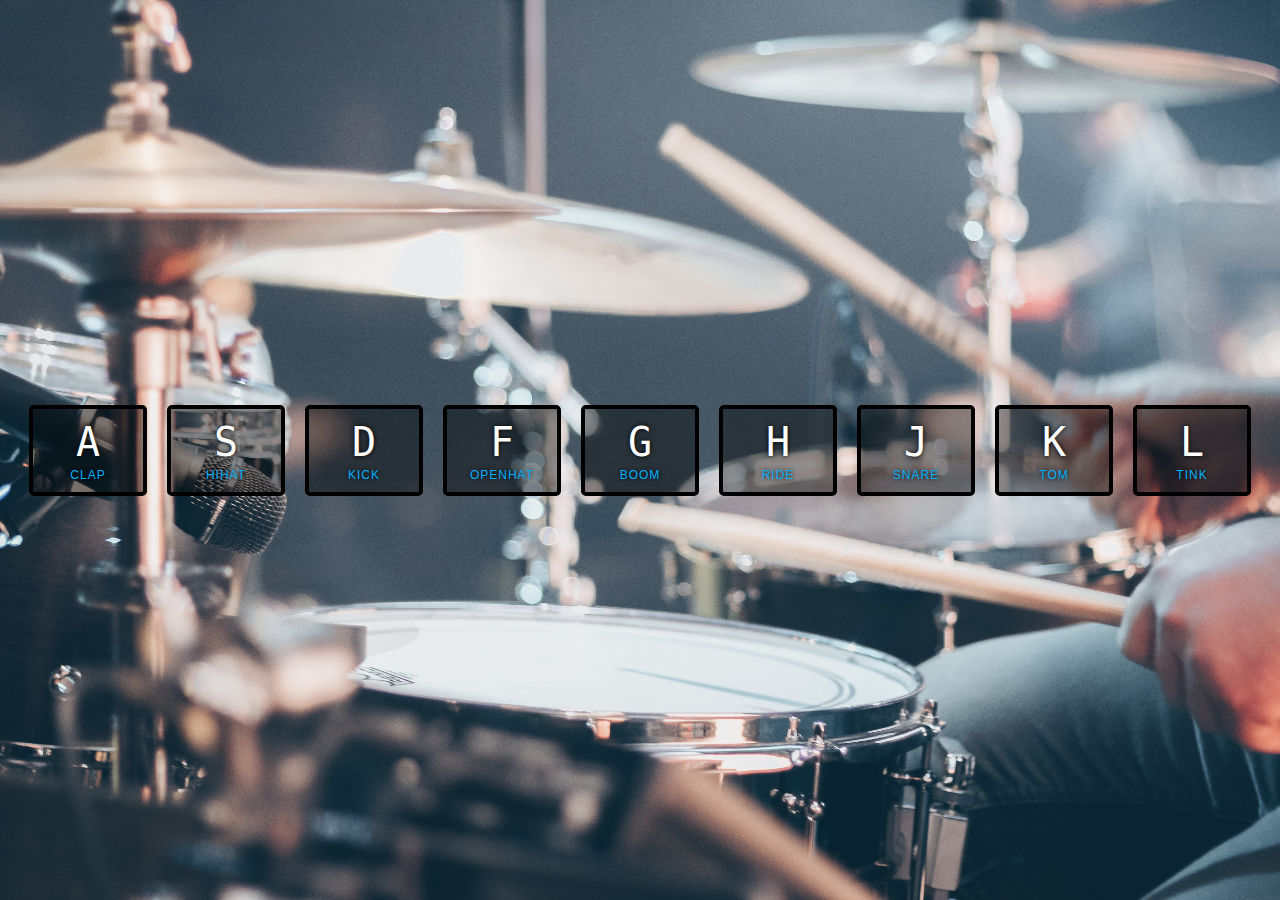
<file: 01 - JavaScript Drum Kit/index.html>
<!DOCTYPE html>
<html lang="en">
<head>
  <meta charset="UTF-8">
  <title>JS Drum Kit</title>
  <link rel="stylesheet" href="style.css">
</head>
<body>


  <div class="keys">
    <div data-key="65" class="key">
      <kbd>A</kbd>
      <span class="sound">clap</span>
    </div>
    <div data-key="83" class="key">
      <kbd>S</kbd>
      <span class="sound">hihat</span>
    </div>
    <div data-key="68" class="key">
      <kbd>D</kbd>
      <span class="sound">kick</span>
    </div>
    <div data-key="70" class="key">
      <kbd>F</kbd>
      <span class="sound">openhat</span>
    </div>
    <div data-key="71" class="key">
      <kbd>G</kbd>
      <span class="sound">boom</span>
    </div>
    <div data-key="72" class="key">
      <kbd>H</kbd>
      <span class="sound">ride</span>
    </div>
    <div data-key="74" class="key">
      <kbd>J</kbd>
      <span class="sound">snare</span>
    </div>
    <div data-key="75" class="key">
      <kbd>K</kbd>
      <span class="sound">tom</span>
    </div>
    <div data-key="76" class="key">
      <kbd>L</kbd>
      <span class="sound">tink</span>
    </div>
  </div>

  <audio data-key="65" src="sounds/clap.wav"></audio>
  <audio data-key="83" src="sounds/hihat.wav"></audio>
  <audio data-key="68" src="sounds/kick.wav"></audio>
  <audio data-key="70" src="sounds/openhat.wav"></audio>
  <audio data-key="71" src="sounds/boom.wav"></audio>
  <audio data-key="72" src="sounds/ride.wav"></audio>
  <audio data-key="74" src="sounds/snare.wav"></audio>
  <audio data-key="75" src="sounds/tom.wav"></audio>
  <audio data-key="76" src="sounds/tink.wav"></audio>

<script>
  function playSound(e) {
    const audio = document.querySelector(`audio[data-key="${e.keyCode}"]`);
    const key = document.querySelector(`.key[data-key="${e.keyCode}"]`);
    if(!audio) return; // stop the function from running
    audio.currentTime = 0; // rewinds audio file to the start
    audio.play();
    key.classList.add('playing');
  };

  function removeTransition(e) {
    if(e.propertyName !== 'transform') return ; // skips it if it's not a tranform
    this.classList.remove('playing');
  };

  const keys = document.querySelectorAll('.key');
  keys.forEach(key => key.addEventListener('transitionend', removeTransition));
  window.addEventListener('keydown', playSound);
</script>


</body>
</html>
</file>
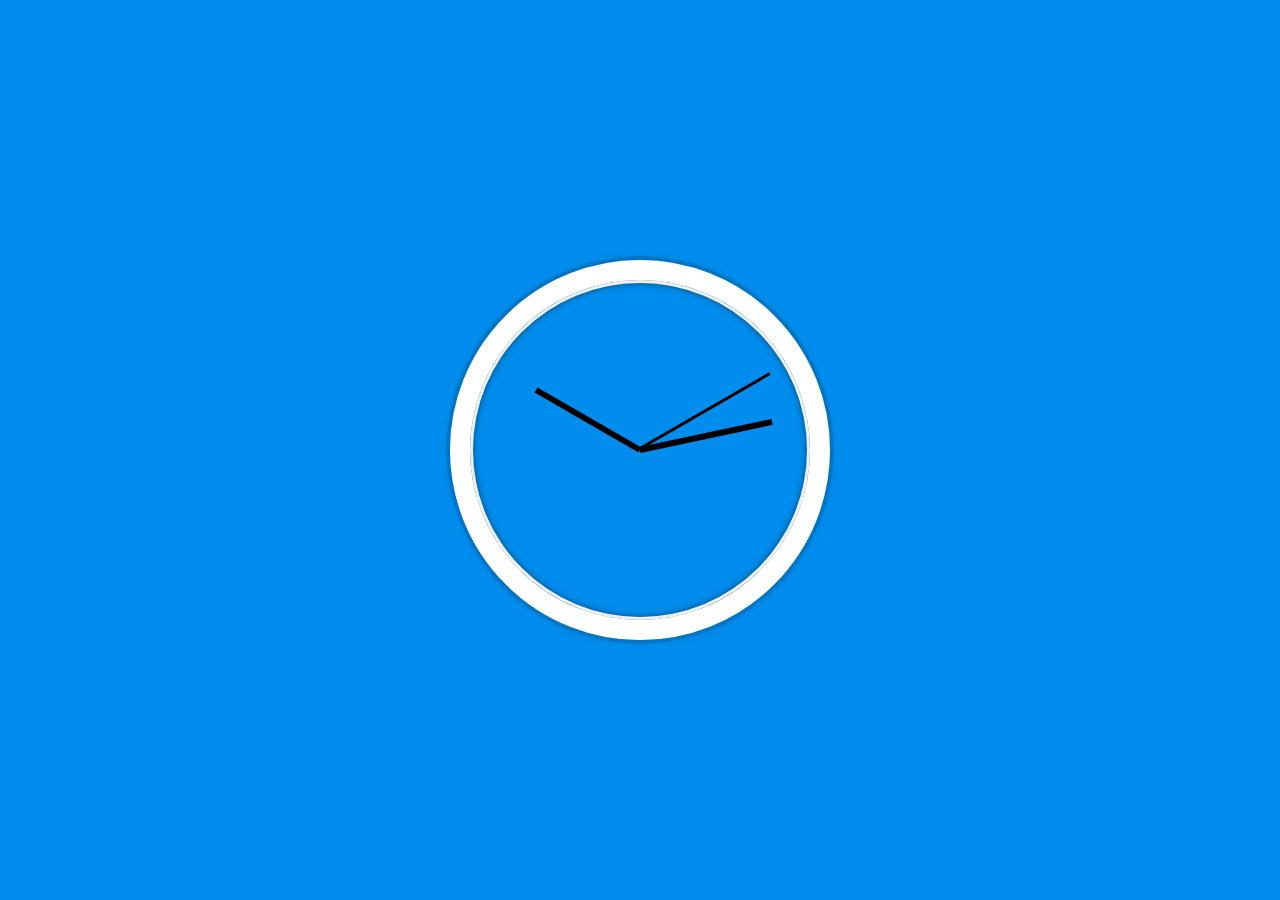
<file: 02 - JS and CSS Clock/index.html>
<!DOCTYPE html>
<html lang="en">
<head>
  <meta charset="UTF-8">
  <title>JS + CSS Clock</title>
</head>
<body>


    <div class="clock">
      <div class="clock-face">
        <div class="hand hour-hand"></div>
        <div class="hand minute-hand"></div>
        <div class="hand second-hand"></div>
      </div>
    </div>


  <style>
    html {
      background:#018DED url(http://unsplash.it/1500/1000?image=881&blur=50);
      background-size:cover;
      font-family:'helvetica neue';
      text-align: center;
      font-size: 10px;
    }

    body {
      margin: 0;
      font-size: 2rem;
      display:flex;
      flex:1;
      min-height: 100vh;
      align-items: center;
    }

    .clock {
      width: 30rem;
      height: 30rem;
      border:20px solid white;
      border-radius:50%;
      margin: 0 auto;
      position: relative;
      padding:2rem;
      box-shadow:
        0 0 0 4px rgba(0,0,0,0.1),
        inset 0 0 0 3px #EFEFEF,
        inset 0 0 10px black,
        0 0 10px rgba(0,0,0,0.2);
    }

    .clock-face {
      position: relative;
      width: 100%;
      height: 100%;
      transform: translateY(-3px); /* account for the height of the clock hands */
    }

    .hand {
      width:50%;
      height:6px;
      background:black;
      position: absolute;
      top:50%;
      transform-origin: 100%;
      transform: rotate(90deg);
      transition: all 0.05s;
      transition-timing-function: cubic-bezier(0.1, 2.7, 0.58, 1);
    }

    .second-hand {
      height: 3px;
    }

    .minute-hand {
      width: 45%;
      margin-left: 5%;
    }

    .hour-hand {
      width: 40%;
      margin-left: 10%;
    }

    .reset {
      transition: all 0s;
    }

  </style>

  <script>
    const secondHand = document.querySelector('.second-hand');
    const minuteHand = document.querySelector('.minute-hand');
    const hourHand = document.querySelector('.hour-hand');

    function setDate() {
      const now = new Date();
      const seconds = now.getSeconds();
      const secondsDegrees = ((seconds / 60) * 360) + 90;
      secondHand.style.transform = `rotate(${secondsDegrees}deg)`;

      const minutes = now.getMinutes();
      const minutesDegrees = ((minutes / 60) * 360) + 90;
      minuteHand.style.transform = `rotate(${minutesDegrees}deg)`;

      const hours = now.getHours();
      const hoursDegrees = ((hours / 12) * 360) + 90;
      hourHand.style.transform = `rotate(${hoursDegrees}deg)`;

      // Hand reset (avoids winding back visual)
      if (seconds === 0) {
        secondHand.classList.add('reset');
      } else {
        secondHand.classList.remove('reset');
      };

      if (minutes === 0) {
        minuteHand.classList.add('reset');
      } else {
        minuteHand.classList.remove('reset');
      };

      if (hours === 0) {
        hourHand.classList.add('reset');
      } else {
        hourHand.classList.remove('reset');
      };
    };

    setInterval(setDate, 1000);
    setDate();
  </script>
</body>
</html>
</file>
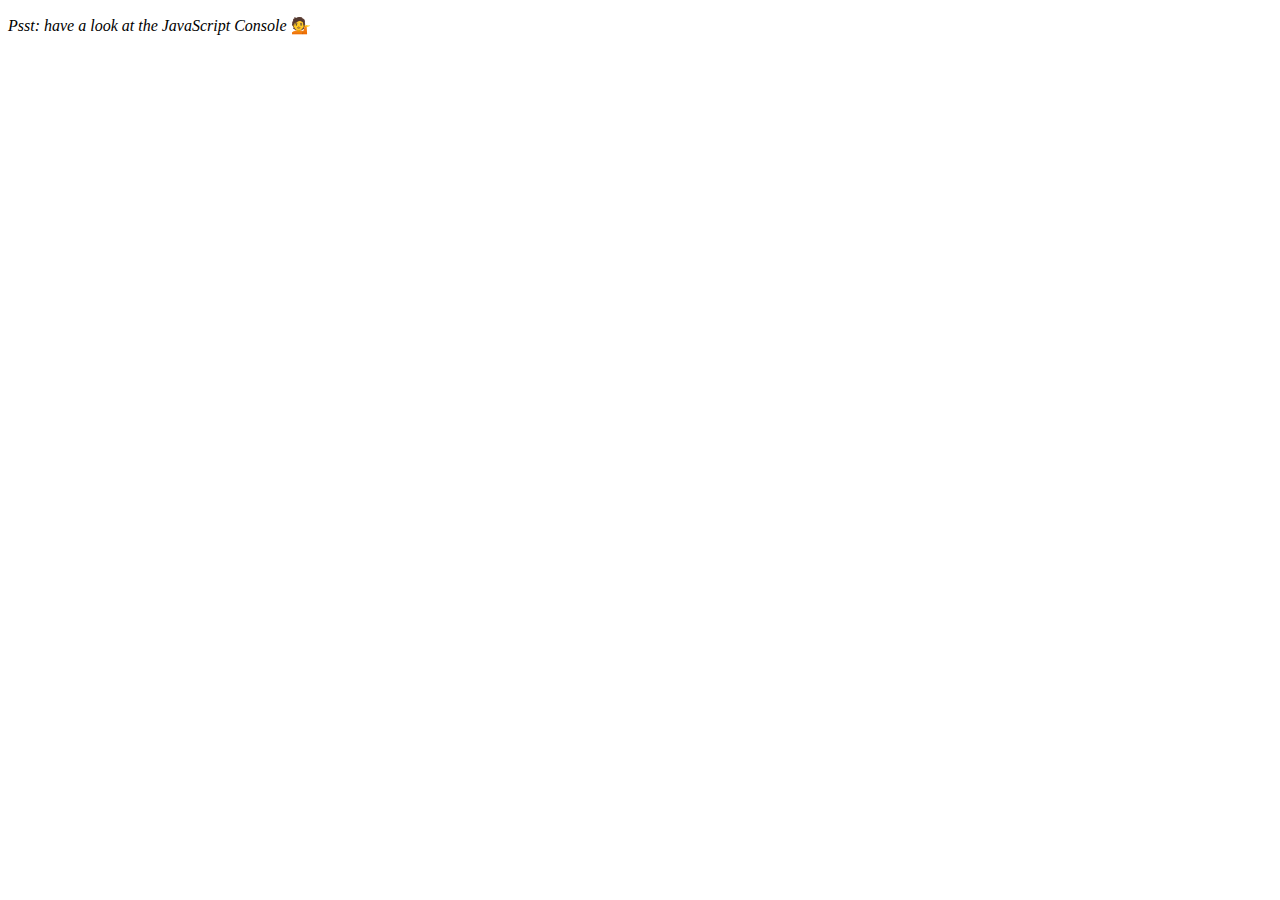
<file: 04 - Array Cardio Day 1/index.html>
<!DOCTYPE html>
<html lang="en">
<head>
  <meta charset="UTF-8">
  <title>Array Cardio 💪</title>
</head>
<body>
  <p><em>Psst: have a look at the JavaScript Console</em> 💁</p>
  <script>
    // Get your shorts on - this is an array workout!
    // ## Array Cardio Day 1

    // Some data we can work with

    const inventors = [
      { first: 'Albert', last: 'Einstein', year: 1879, passed: 1955 },
      { first: 'Isaac', last: 'Newton', year: 1643, passed: 1727 },
      { first: 'Galileo', last: 'Galilei', year: 1564, passed: 1642 },
      { first: 'Marie', last: 'Curie', year: 1867, passed: 1934 },
      { first: 'Johannes', last: 'Kepler', year: 1571, passed: 1630 },
      { first: 'Nicolaus', last: 'Copernicus', year: 1473, passed: 1543 },
      { first: 'Max', last: 'Planck', year: 1858, passed: 1947 },
      { first: 'Katherine', last: 'Blodgett', year: 1898, passed: 1979 },
      { first: 'Ada', last: 'Lovelace', year: 1815, passed: 1852 },
      { first: 'Sarah E.', last: 'Goode', year: 1855, passed: 1905 },
      { first: 'Lise', last: 'Meitner', year: 1878, passed: 1968 },
      { first: 'Hanna', last: 'Hammarström', year: 1829, passed: 1909 }
    ];

    const people = ['Beck, Glenn', 'Becker, Carl', 'Beckett, Samuel', 'Beddoes, Mick', 'Beecher, Henry', 'Beethoven, Ludwig', 'Begin, Menachem', 'Belloc, Hilaire', 'Bellow, Saul', 'Benchley, Robert', 'Benenson, Peter', 'Ben-Gurion, David', 'Benjamin, Walter', 'Benn, Tony', 'Bennington, Chester', 'Benson, Leana', 'Bent, Silas', 'Bentsen, Lloyd', 'Berger, Ric', 'Bergman, Ingmar', 'Berio, Luciano', 'Berle, Milton', 'Berlin, Irving', 'Berne, Eric', 'Bernhard, Sandra', 'Berra, Yogi', 'Berry, Halle', 'Berry, Wendell', 'Bethea, Erin', 'Bevan, Aneurin', 'Bevel, Ken', 'Biden, Joseph', 'Bierce, Ambrose', 'Biko, Steve', 'Billings, Josh', 'Biondo, Frank', 'Birrell, Augustine', 'Black, Elk', 'Blair, Robert', 'Blair, Tony', 'Blake, William'];

    // Array.prototype.filter()
    // 1. Filter the list of inventors for those who were born in the 1500's

    const fifteen = inventors.filter(inventor => inventor.year >= 1500 && inventor.year < 1600);

    console.table(fifteen);

    // Array.prototype.map()
    // 2. Give us an array of the inventors' first and last names

    const fullNames = inventors.map(inventor => `${inventor.first} ${inventor.last}`);

    console.log(fullNames);

    // Array.prototype.sort()
    // 3. Sort the inventors by birthdate, oldest to youngest

    const ordered = inventors.sort((firstPerson, secondPerson) => firstPerson.year > secondPerson.year ? 1 : -1);

    console.table(ordered);

    // Array.prototype.reduce()
    // 4. How many years did all the inventors live?

    const totalYears = inventors.reduce((total, inventor) => {
      return total + (inventor.passed - inventor.year);
    }, 0);

    console.log(totalYears);

    // 5. Sort the inventors by years lived

    const oldest = inventors.sort(function(a, b) {
      const lastGuy = a.passed - a.year;
      const nextGuy = b.passed - b.year;
      return lastGuy > nextGuy ? -1 : 1;
    });
    console.table(oldest);

    // 6. create a list of Boulevards in Paris that contain 'de' anywhere in the name
    // https://en.wikipedia.org/wiki/Category:Boulevards_in_Paris

    // const category = document.querySelector('.mw-category');
    // const links = Array.from(category.querySelectorAll('a'));
    // const de = links
    //             .map(link => link.textContent)
    //             .filter(streetName => streetName.includes('de'));

    // 7. sort Exercise
    // Sort the people alphabetically by last name

    const alpha = people.sort(function(lastOne, nextOne) {
      const [aLast, aFirst] = lastOne.split(', ');
      const [bLast, bFirst] = nextOne.split(', ');
      return aLast > bLast ? 1 : -1;
    });
    console.log(alpha);

    // 8. Reduce Exercise
    // Sum up the instances of each of these
    const data = ['car', 'car', 'truck', 'truck', 'bike', 'walk', 'car', 'van', 'bike', 'walk', 'car', 'van', 'car', 'truck' ];

    const transportation = data.reduce(function(obj, item) {
      if(!obj[item]) {
        obj[item] = 0;
      }
      obj[item]++;
      return obj;
    }, {});

    console.log(transportation);

  </script>
</body>
</html>
</file>
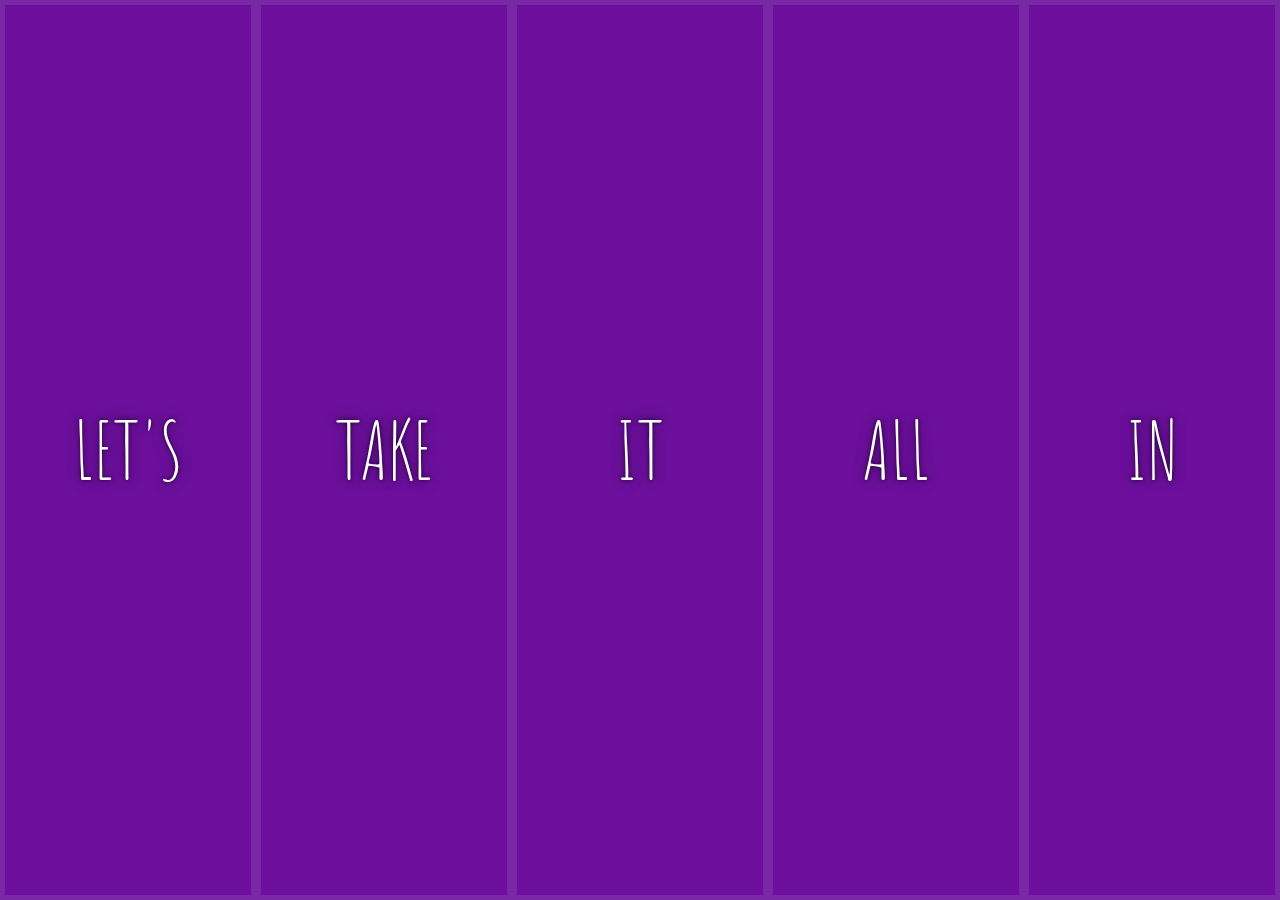
<file: 05 - Flex Panel Gallery/index.html>
<!DOCTYPE html>
<html lang="en">
<head>
  <meta charset="UTF-8">
  <title>Flex Panels 💪</title>
  <link href='https://fonts.googleapis.com/css?family=Amatic+SC' rel='stylesheet' type='text/css'>
</head>
<body>
  <style>
    html {
      box-sizing: border-box;
      background:#ffc600;
      font-family:'helvetica neue';
      font-size: 20px;
      font-weight: 200;
    }

    body {
      margin: 0;
    }

    *, *:before, *:after {
      box-sizing: inherit;
    }

    .panels {
      display: flex;
      min-height:100vh;
      overflow: hidden;
    }

    .panel {
      align-items:center;
      background:#6B0F9C;
      background-size:cover;
      background-position:center;
      box-shadow:inset 0 0 0 5px rgba(255,255,255,0.1);
      color:white;
      display: flex;
      flex: 1;
      flex-direction: column;
      font-size: 20px;
      justify-content: center;
      text-align: center;
      /* Safari transitionend event.propertyName === flex */
      /* Chrome + FF transitionend event.propertyName === flex-grow */
      transition:
        font-size 0.7s cubic-bezier(0.61,-0.19, 0.7,-0.11),
        flex 0.7s cubic-bezier(0.61,-0.19, 0.7,-0.11),
        background 0.2s;
    }


    .panel1 { background-image:url(https://source.unsplash.com/gYl-UtwNg_I/1500x1500); }
    .panel2 { background-image:url(https://source.unsplash.com/rFKUFzjPYiQ/1500x1500); }
    .panel3 { background-image:url(https://images.unsplash.com/photo-1465188162913-8fb5709d6d57?ixlib=rb-0.3.5&q=80&fm=jpg&crop=faces&cs=tinysrgb&w=1500&h=1500&fit=crop&s=967e8a713a4e395260793fc8c802901d); }
    .panel4 { background-image:url(https://source.unsplash.com/ITjiVXcwVng/1500x1500); }
    .panel5 { background-image:url(https://source.unsplash.com/3MNzGlQM7qs/1500x1500); }

    .panel > * {
      align-items: center;
      display: flex;
      flex: 1 0 auto;
      justify-content: center;
      margin:0;
      transition:transform 0.5s;
      width: 100%;
    }

    .panel > *:first-child { transform: translateY(-100%); }
    .panel.open-active > *:first-child { transform: translateY(0); }
    .panel > *:last-child { transform: translateY(100%); }
    .panel.open-active > *:last-child { transform: translateY(0); }

    .panel p {
      font-family: 'Amatic SC', cursive;
      font-size: 2em;
      text-shadow:0 0 4px rgba(0, 0, 0, 0.72), 0 0 14px rgba(0, 0, 0, 0.45);
      text-transform: uppercase;
    }
    .panel p:nth-child(2) {
      font-size: 4em;
    }

    .panel.open {
      flex: 5;
      font-size:40px;
    }

  </style>


  <div class="panels">
    <div class="panel panel1">
      <p>Hey</p>
      <p>Let's</p>
      <p>Dance</p>
    </div>
    <div class="panel panel2">
      <p>Give</p>
      <p>Take</p>
      <p>Receive</p>
    </div>
    <div class="panel panel3">
      <p>Experience</p>
      <p>It</p>
      <p>Today</p>
    </div>
    <div class="panel panel4">
      <p>Give</p>
      <p>All</p>
      <p>You can</p>
    </div>
    <div class="panel panel5">
      <p>Life</p>
      <p>In</p>
      <p>Motion</p>
    </div>
  </div>

  <script>
    const panels = document.querySelectorAll('.panel');

    function toggleOpen() {
      this.classList.toggle('open');
    }

    function toggleActive(e) {
      if(e.propertyName.includes('flex')) {
        this.classList.toggle('open-active');
      }
    }

    panels.forEach(panel => panel.addEventListener('click', toggleOpen));
    panels.forEach(panel => panel.addEventListener('transitionend', toggleActive));
  </script>



</body>
</html>
</file>
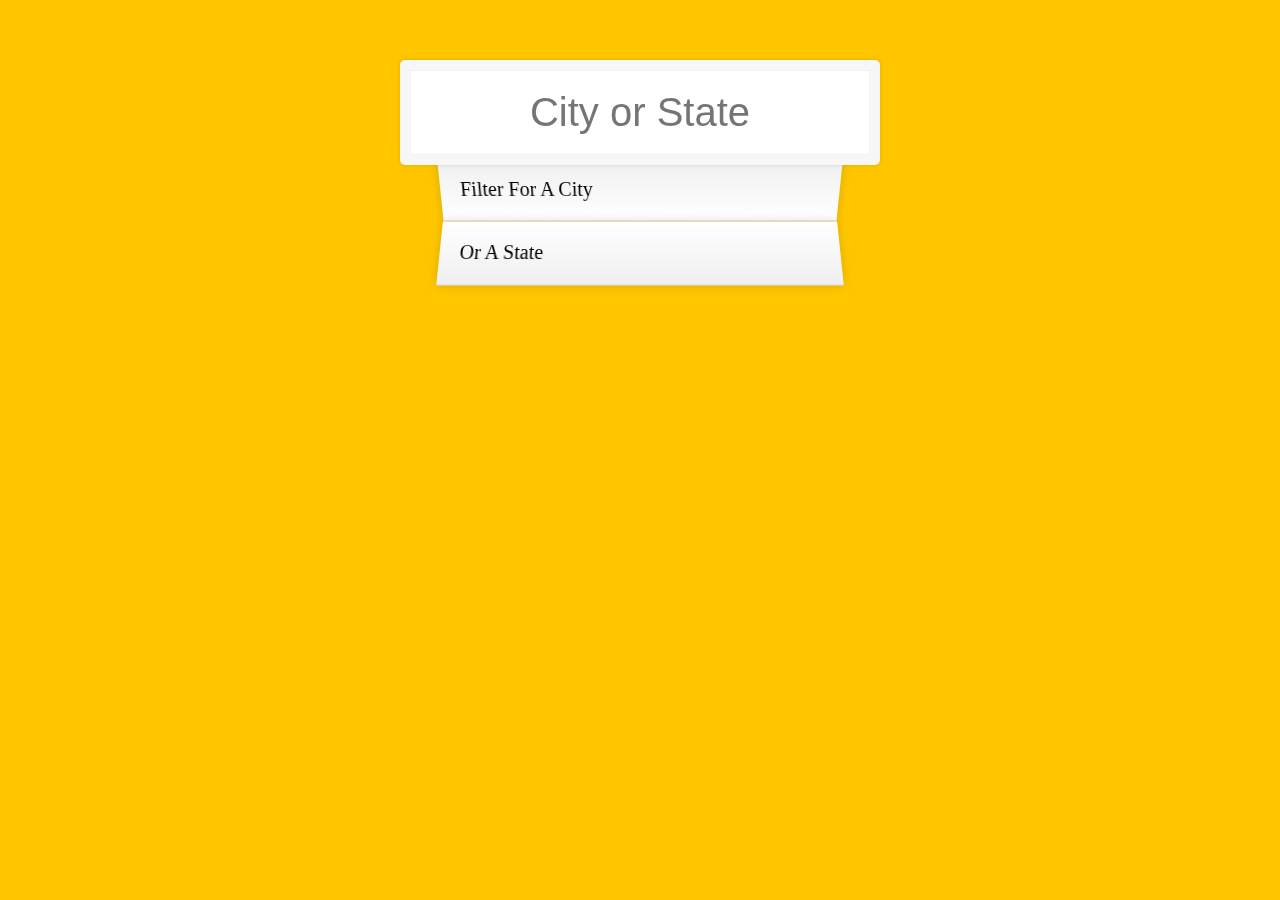
<file: 06 - Type Ahead/index.html>
<!DOCTYPE html>
<html lang="en">
<head>
  <meta charset="UTF-8">
  <title>Type Ahead 👀</title>
  <link rel="stylesheet" href="style.css">
</head>
<body>

  <form class="search-form">
    <input type="text" class="search" placeholder="City or State">
    <ul class="suggestions">
      <li>Filter for a city</li>
      <li>or a state</li>
    </ul>
  </form>
<script>
const endpoint = 'https://gist.githubusercontent.com/Miserlou/c5cd8364bf9b2420bb29/raw/2bf258763cdddd704f8ffd3ea9a3e81d25e2c6f6/cities.json';

const cities = [];

fetch(endpoint)
.then(blob => blob.json())
.then(data => cities.push(...data))

function findMatches(wordToMatch, cities) {
  return cities.filter(place => {
    // here we need to figure out if the city/state matches what was searched
    const regex = new RegExp(wordToMatch, 'gi');
    return place.city.match(regex) || place.state.match(regex)
  });
}

function numberWithCommas(x) {
  return x.toString().replace(/\B(?=(\d{3})+(?!\d))/g, ',');
}

function displayMatches() {
  const matchArray = findMatches(this.value, cities);
  const html = matchArray.map(place => {
    const regex = new RegExp(this.value, 'gi');
    const cityName = place.city.replace(regex, `<span class="hl">${this.value}</span>`);
    const stateName = place.state.replace(regex, `<span class="hl">${this.value}</span>`);
    return `
      <li>
        <span class="name">${cityName}, ${stateName}</span>
        <span class-"population">${numberWithCommas(place.population)}</span>
      </li>
    `;
  }).join('');
  suggestions.innerHTML = html;
}

const searchInput = document.querySelector('.search');
const suggestions = document.querySelector('.suggestions');

searchInput.addEventListener('change', displayMatches);
searchInput.addEventListener('keyup', displayMatches);

</script>
  </body>
</html>
</file>
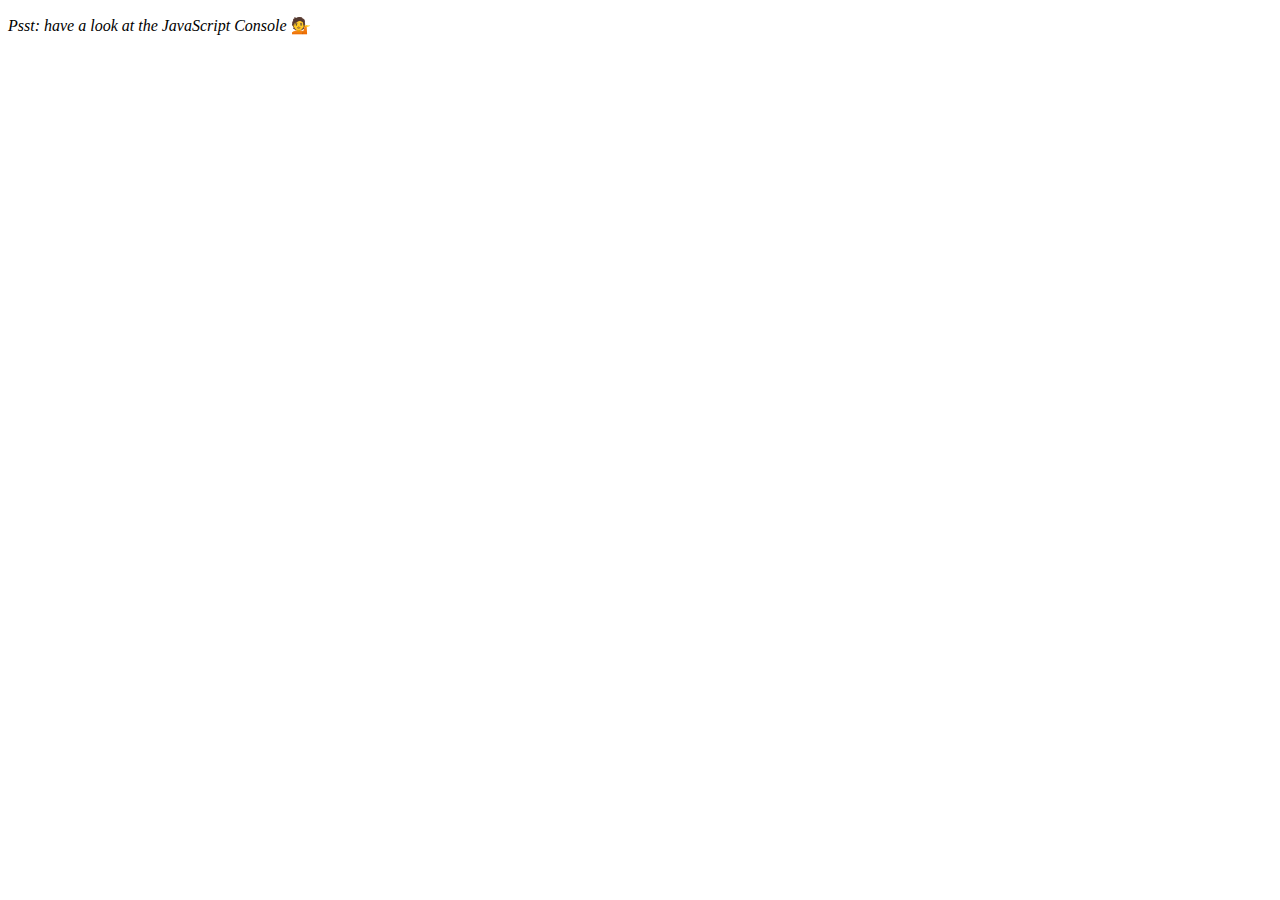
<file: 07 - Array Cardio Day 2/index.html>
<!DOCTYPE html>
<html lang="en">
<head>
  <meta charset="UTF-8">
  <title>Array Cardio 💪💪</title>
</head>
<body>
  <p><em>Psst: have a look at the JavaScript Console</em> 💁</p>
  <script>
    // ## Array Cardio Day 2

    const people = [
      { name: 'Wes', year: 1988 },
      { name: 'Kait', year: 1986 },
      { name: 'Irv', year: 1970 },
      { name: 'Lux', year: 2015 }
    ];

    const comments = [
      { text: 'Love this!', id: 523423 },
      { text: 'Super good', id: 823423 },
      { text: 'You are the best', id: 2039842 },
      { text: 'Ramen is my fav food ever', id: 123523 },
      { text: 'Nice Nice Nice!', id: 542328 }
    ];

    // Some and Every Checks
    // Array.prototype.some() // is at least one person 19 or older?
    // const isAdult = people.some(function(person) {
    //   const currentYear = (new Date()).getFullYear();
    //   if(currentYear - person.year >= 19) {
    //     return true;
    //   }
    // });

    const isAdult = people.some(person => ((new Date()).getFullYear()) - person.year >= 19);
    console.log({isAdult});


    // Array.prototype.every() // is everyone 19 or older?

    const allAdults = people.every(person => ((new Date()).getFullYear()) - person.year >= 19);
    console.log({allAdults});


    // Array.prototype.find()
    // Find is like filter, but instead returns just the one you are looking for
    // find the comment with the ID of 823423

    const comment = comments.find(comment => comment.id === 823423);
    console.log(comment);


    // Array.prototype.findIndex()
    // Find the comment with this ID
    // delete the comment with the ID of 823423

    const index = comments.findIndex(comment => comment.id === 823423);
    console.log(index);
    // comments.splice(index, 1);

    const newComments = [
      ...comments.slice(0, index),
      ...comments.slice(index + 1)
    ];

  </script>
</body>
</html>
</file>
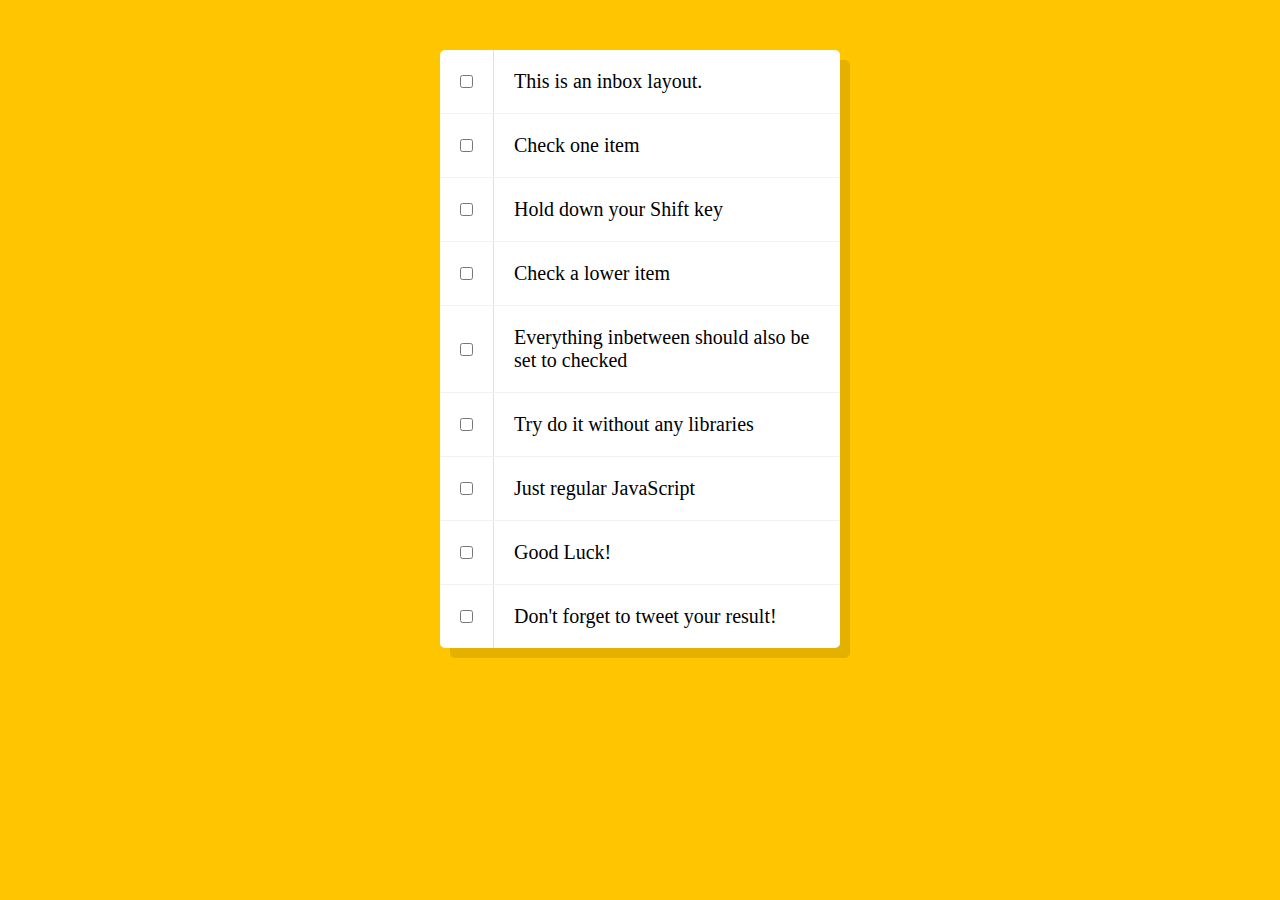
<file: 10 - Hold Shift and Check Checkboxes/index.html>
<!DOCTYPE html>
<html lang="en">
<head>
  <meta charset="UTF-8">
  <title>Hold Shift to Check Multiple Checkboxes</title>
</head>
<body>
  <style>

    html {
      font-family: sans-serif;
      background:#ffc600;
    }

    .inbox {
      max-width:400px;
      margin:50px auto;
      background:white;
      border-radius:5px;
      box-shadow:10px 10px 0 rgba(0,0,0,0.1);
    }

    .item {
      display:flex;
      align-items:center;
      border-bottom: 1px solid #F1F1F1;
    }

    .item:last-child {
      border-bottom:0;
    }


    input:checked + p {
      background:#F9F9F9;
      text-decoration: line-through;
    }

    input[type="checkbox"] {
      margin:20px;
    }

    p {
      margin:0;
      padding:20px;
      transition:background 0.2s;
      flex:1;
      font-family:'helvetica neue';
      font-size: 20px;
      font-weight: 200;
      border-left: 1px solid #D1E2FF;
    }


  </style>
   <!--
   The following is a common layout you would see in an email client.

   When a user clicks a checkbox, holds Shift, and then clicks another checkbox a few rows down, all the checkboxes inbetween those two checkboxes should be checked.

  -->
  <div class="inbox">
    <div class="item">
      <input type="checkbox">
      <p>This is an inbox layout.</p>
    </div>
    <div class="item">
      <input type="checkbox">
      <p>Check one item</p>
    </div>
    <div class="item">
      <input type="checkbox">
      <p>Hold down your Shift key</p>
    </div>
    <div class="item">
      <input type="checkbox">
      <p>Check a lower item</p>
    </div>
    <div class="item">
      <input type="checkbox">
      <p>Everything inbetween should also be set to checked</p>
    </div>
    <div class="item">
      <input type="checkbox">
      <p>Try do it without any libraries</p>
    </div>
    <div class="item">
      <input type="checkbox">
      <p>Just regular JavaScript</p>
    </div>
    <div class="item">
      <input type="checkbox">
      <p>Good Luck!</p>
    </div>
    <div class="item">
      <input type="checkbox">
      <p>Don't forget to tweet your result!</p>
    </div>
  </div>

<script>
const checkboxes = document.querySelectorAll('.inbox input[type="checkbox"]');

let lastChecked;

function handleCheck(e) {
  // Check if they had the shift key down, and check that they are checking it
  let inBetween = false;
  if(e.shiftKey && this.checked) {
      // go ahead and do what we please
      // loop over every checkbox
      checkboxes.forEach(checkbox => {
        if(checkbox === this || checkbox === lastChecked) {
          inBetween = !inBetween;
        }
        if(inBetween) {
          checkbox.checked = true;
        }
      });
  }
  lastChecked = this;
}
checkboxes.forEach(checkbox => checkbox.addEventListener('click', handleCheck ));
</script>
</body>
</html>
</file>
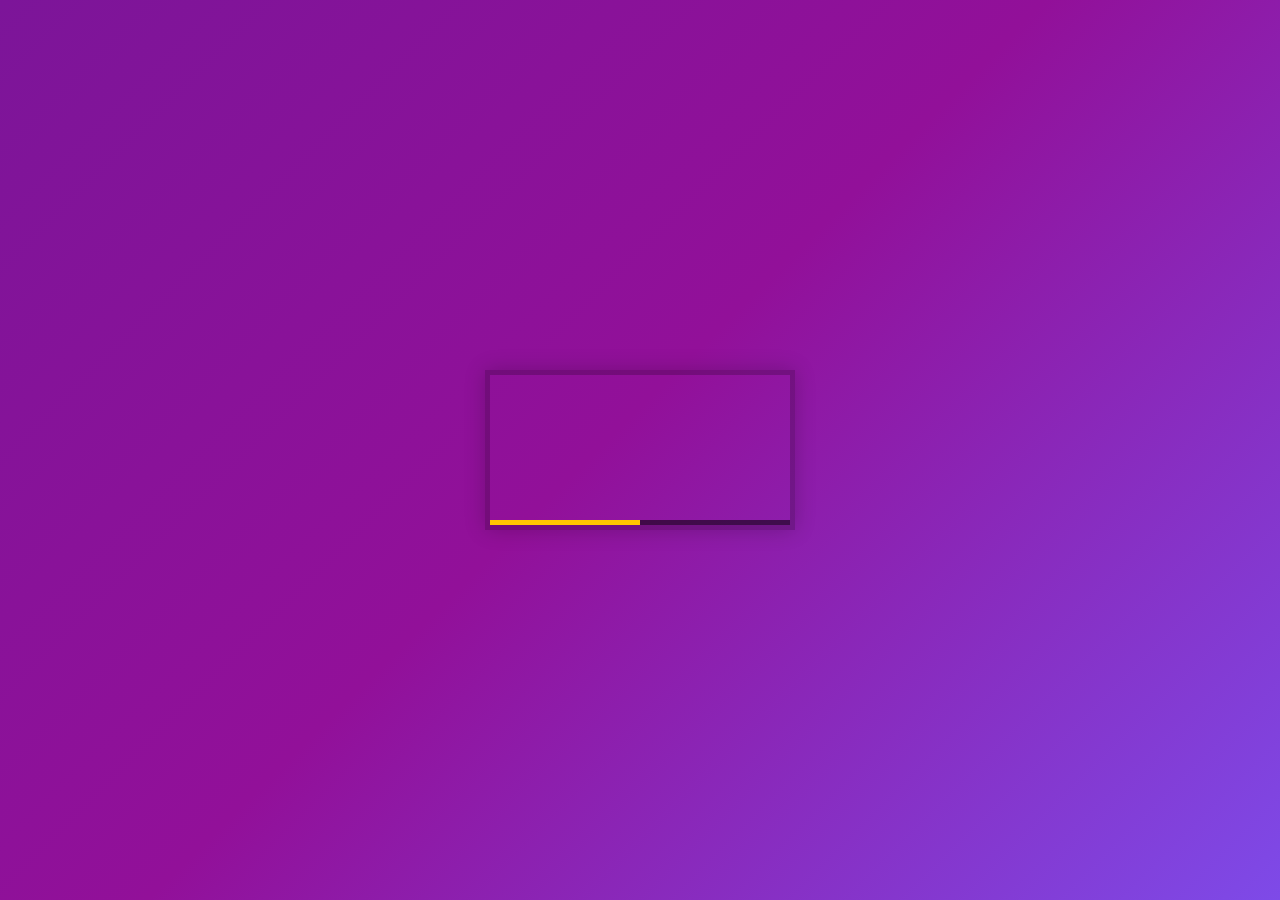
<file: 11 - Custom Video Player/index.html>
<!DOCTYPE html>
<html lang="en">
<head>
  <meta charset="UTF-8">
  <title>HTML Video Player</title>
  <link rel="stylesheet" href="style.css">
</head>
<body>

   <div class="player">
     <video class="player__video viewer" src="https://player.vimeo.com/external/194837908.sd.mp4?s=c350076905b78c67f74d7ee39fdb4fef01d12420&profile_id=164"></video>

     <div class="player__controls">
       <div class="progress">
        <div class="progress__filled"></div>
       </div>
       <button class="player__button toggle" title="Toggle Play">►</button>
       <input type="range" name="volume" class="player__slider" min="0" max="1" step="0.05" value="1">
       <input type="range" name="playbackRate" class="player__slider" min="0.5" max="2" step="0.1" value="1">
       <button data-skip="-10" class="player__button">« 10s</button>
       <button data-skip="25" class="player__button">25s »</button>
     </div>
   </div>

  <script src="scripts.js"></script>
</body>
</html>
</file>
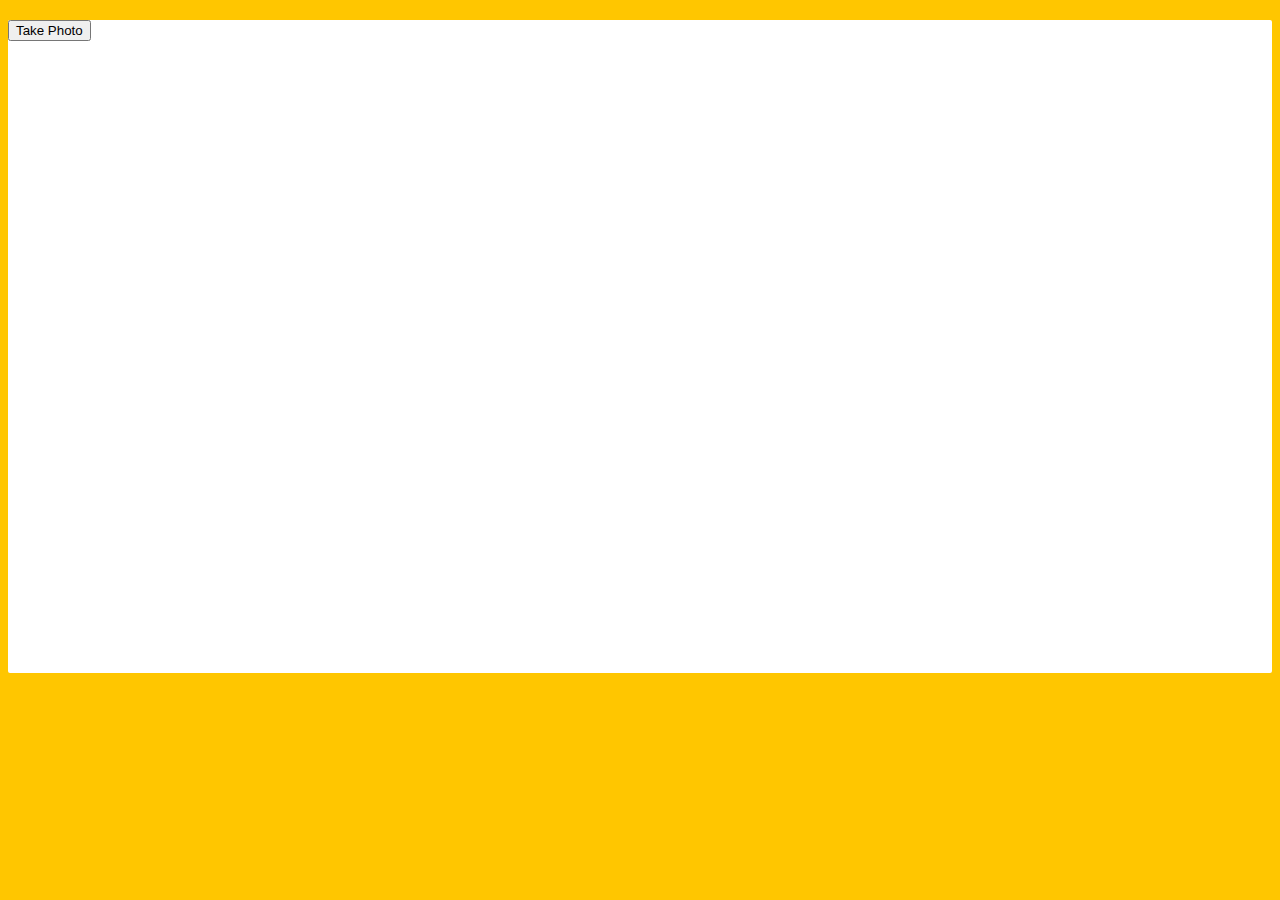
<file: 19 - Webcam Fun/index.html>
<!DOCTYPE html>
<html lang="en">
<head>
  <meta charset="UTF-8">
  <title>Get User Media Code Along!</title>
  <link rel="stylesheet" href="style.css">
</head>
<body>

  <div class="photobooth">
    <div class="controls">
      <button onClick="takePhoto()">Take Photo</button>
<!--       <div class="rgb">
        <label for="rmin">Red Min:</label>
        <input type="range" min=0 max=255 name="rmin">
        <label for="rmax">Red Max:</label>
        <input type="range" min=0 max=255 name="rmax">

        <br>

        <label for="gmin">Green Min:</label>
        <input type="range" min=0 max=255 name="gmin">
        <label for="gmax">Green Max:</label>
        <input type="range" min=0 max=255 name="gmax">

        <br>

        <label for="bmin">Blue Min:</label>
        <input type="range" min=0 max=255 name="bmin">
        <label for="bmax">Blue Max:</label>
        <input type="range" min=0 max=255 name="bmax">
      </div> -->
    </div>

    <canvas class="photo"></canvas>
    <video class="player"></video>
    <div class="strip"></div>
  </div>

  <audio class="snap" src="http://wesbos.com/demos/photobooth/snap.mp3" hidden></audio>

  <script src="scripts.js"></script>

</body>
</html>
</file>
<file: 01 - JavaScript Drum Kit/style.css>
html {
  font-size: 10px;
  background: url(drums.jpg) bottom center;
  background-size: cover;
}
body,html {
  margin: 0;
  padding: 0;
  font-family: sans-serif;
}

.keys {
  display: flex;
  flex: 1;
  min-height: 100vh;
  align-items: center;
  justify-content: center;
}

.key {
  border: .4rem solid black;
  border-radius: .5rem;
  margin: 1rem;
  font-size: 1.5rem;
  padding: 1rem .5rem;
  transition: all .07s ease;
  width: 10rem;
  text-align: center;
  color: white;
  background: rgba(0,0,0,0.4);
  text-shadow: 0 0 .5rem black;
}

.playing {
  transform: scale(1.1);
  border-color: #00b2ff;
  box-shadow: 0 0 1rem #00b2ff;
}

kbd {
  display: block;
  font-size: 4rem;
}

.sound {
  font-size: 1.2rem;
  text-transform: uppercase;
  letter-spacing: .1rem;
  color: #00b2ff;
}
</file>
<file: 06 - Type Ahead/style.css>
html {
      box-sizing: border-box;
      background:#ffc600;
      font-family:'helvetica neue';
      font-size: 20px;
      font-weight: 200;
    }
    *, *:before, *:after {
      box-sizing: inherit;
    }
    input {
      width: 100%;
      padding:20px;
    }

    .search-form {
      max-width:400px;
      margin:50px auto;
    }

    input.search {
      margin: 0;
      text-align: center;
      outline:0;
      border: 10px solid #F7F7F7;
      width: 120%;
      left: -10%;
      position: relative;
      top: 10px;
      z-index: 2;
      border-radius: 5px;
      font-size: 40px;
      box-shadow: 0 0 5px rgba(0, 0, 0, 0.12), inset 0 0 2px rgba(0, 0, 0, 0.19);
    }


    .suggestions {
      margin: 0;
      padding: 0;
      position: relative;
      /*perspective:20px;*/
    }
    .suggestions li {
      background:white;
      list-style: none;
      border-bottom: 1px solid #D8D8D8;
      box-shadow: 0 0 10px rgba(0, 0, 0, 0.14);
      margin:0;
      padding:20px;
      transition:background 0.2s;
      display:flex;
      justify-content:space-between;
      text-transform: capitalize;
    }

    .suggestions li:nth-child(even) {
      transform: perspective(100px) rotateX(3deg) translateY(2px) scale(1.001);
      background: linear-gradient(to bottom,  #ffffff 0%,#EFEFEF 100%);
    }
    .suggestions li:nth-child(odd) {
      transform: perspective(100px) rotateX(-3deg) translateY(3px);
      background: linear-gradient(to top,  #ffffff 0%,#EFEFEF 100%);
    }

    span.population {
      font-size: 15px;
    }

    .hl {
      background:#ffc600;
    }
</file>
<file: 11 - Custom Video Player/style.css>
html {
  box-sizing: border-box;
}

*, *:before, *:after {
  box-sizing: inherit;
}

body {
  margin: 0;
  padding: 0;
  display:flex;
  background:#7A419B;
  min-height:100vh;
  background: linear-gradient(135deg, #7c1599 0%,#921099 48%,#7e4ae8 100%);
  background-size:cover;
  align-items: center;
  justify-content: center;
}

.player {
  max-width:750px;
  border:5px solid rgba(0,0,0,0.2);
  box-shadow:0 0 20px rgba(0,0,0,0.2);
  position: relative;
  font-size: 0;
  overflow: hidden;
}

/* This css is only applied when fullscreen is active. */
.player:fullscreen {
  max-width: none;
  width: 100%;
}

.player:-webkit-full-screen {
  max-width: none;
  width: 100%;
}

.player__video {
  width: 100%;
}

.player__button {
  background:none;
  border:0;
  line-height:1;
  color:white;
  text-align: center;
  outline:0;
  padding: 0;
  cursor:pointer;
  max-width:50px;
}

.player__button:focus {
  border-color: #ffc600;
}

.player__slider {
  width:10px;
  height:30px;
}

.player__controls {
  display:flex;
  position: absolute;
  bottom:0;
  width: 100%;
  transform: translateY(100%) translateY(-5px);
  transition:all .3s;
  flex-wrap:wrap;
  background:rgba(0,0,0,0.1);
}

.player:hover .player__controls {
  transform: translateY(0);
}

.player:hover .progress {
  height:15px;
}

.player__controls > * {
  flex:1;
}

.progress {
  flex:10;
  position: relative;
  display:flex;
  flex-basis:100%;
  height:5px;
  transition:height 0.3s;
  background:rgba(0,0,0,0.5);
  cursor:ew-resize;
}

.progress__filled {
  width:50%;
  background:#ffc600;
  flex:0;
  flex-basis:50%;
}

/* unholy css to style input type="range" */

input[type=range] {
  -webkit-appearance: none;
  background:transparent;
  width: 100%;
  margin: 0 5px;
}
input[type=range]:focus {
  outline: none;
}
input[type=range]::-webkit-slider-runnable-track {
  width: 100%;
  height: 8.4px;
  cursor: pointer;
  box-shadow: 1px 1px 1px rgba(0, 0, 0, 0), 0 0 1px rgba(13, 13, 13, 0);
  background: rgba(255,255,255,0.8);
  border-radius: 1.3px;
  border: 0.2px solid rgba(1, 1, 1, 0);
}
input[type=range]::-webkit-slider-thumb {
  height: 15px;
  width: 15px;
  border-radius: 50px;
  background: #ffc600;
  cursor: pointer;
  -webkit-appearance: none;
  margin-top: -3.5px;
  box-shadow:0 0 2px rgba(0,0,0,0.2);
}
input[type=range]:focus::-webkit-slider-runnable-track {
  background: #bada55;
}
input[type=range]::-moz-range-track {
  width: 100%;
  height: 8.4px;
  cursor: pointer;
  box-shadow: 1px 1px 1px rgba(0, 0, 0, 0), 0 0 1px rgba(13, 13, 13, 0);
  background: #ffffff;
  border-radius: 1.3px;
  border: 0.2px solid rgba(1, 1, 1, 0);
}
input[type=range]::-moz-range-thumb {
  box-shadow: 0 0 0 rgba(0, 0, 0, 0), 0 0 0 rgba(13, 13, 13, 0);
  height: 15px;
  width: 15px;
  border-radius: 50px;
  background: #ffc600;
  cursor: pointer;
}
</file>
<file: 19 - Webcam Fun/style.css>
html {
  box-sizing: border-box;
}

*, *:before, *:after {
  box-sizing: inherit;
}

html {
  font-size: 10px;
  background:#ffc600;
}

.photobooth {
  background:white;
  max-width:150rem;
  margin: 2rem auto;
  border-radius:2px;
}

/*clearfix*/
.photobooth:after {
  content: '';
  display: block;
  clear: both;
}

.photo {
  width:100%;
  float:left;
}

.player {
  position: absolute;
  top:20px;
  right: 20px;
  width:200px;
}

/*
  Strip!
*/

.strip {
  padding:2rem;
}
.strip img {
  width:100px;
  overflow-x: scroll;
  padding:0.8rem 0.8rem 2.5rem 0.8rem;
  box-shadow:0 0 3px rgba(0,0,0,0.2);
  background:white;
}

.strip a:nth-child(5n+1) img { transform: rotate(10deg); }
.strip a:nth-child(5n+2) img { transform: rotate(-2deg); }
.strip a:nth-child(5n+3) img { transform: rotate(8deg); }
.strip a:nth-child(5n+4) img { transform: rotate(-11deg); }
.strip a:nth-child(5n+5) img { transform: rotate(12deg); }
</file>
